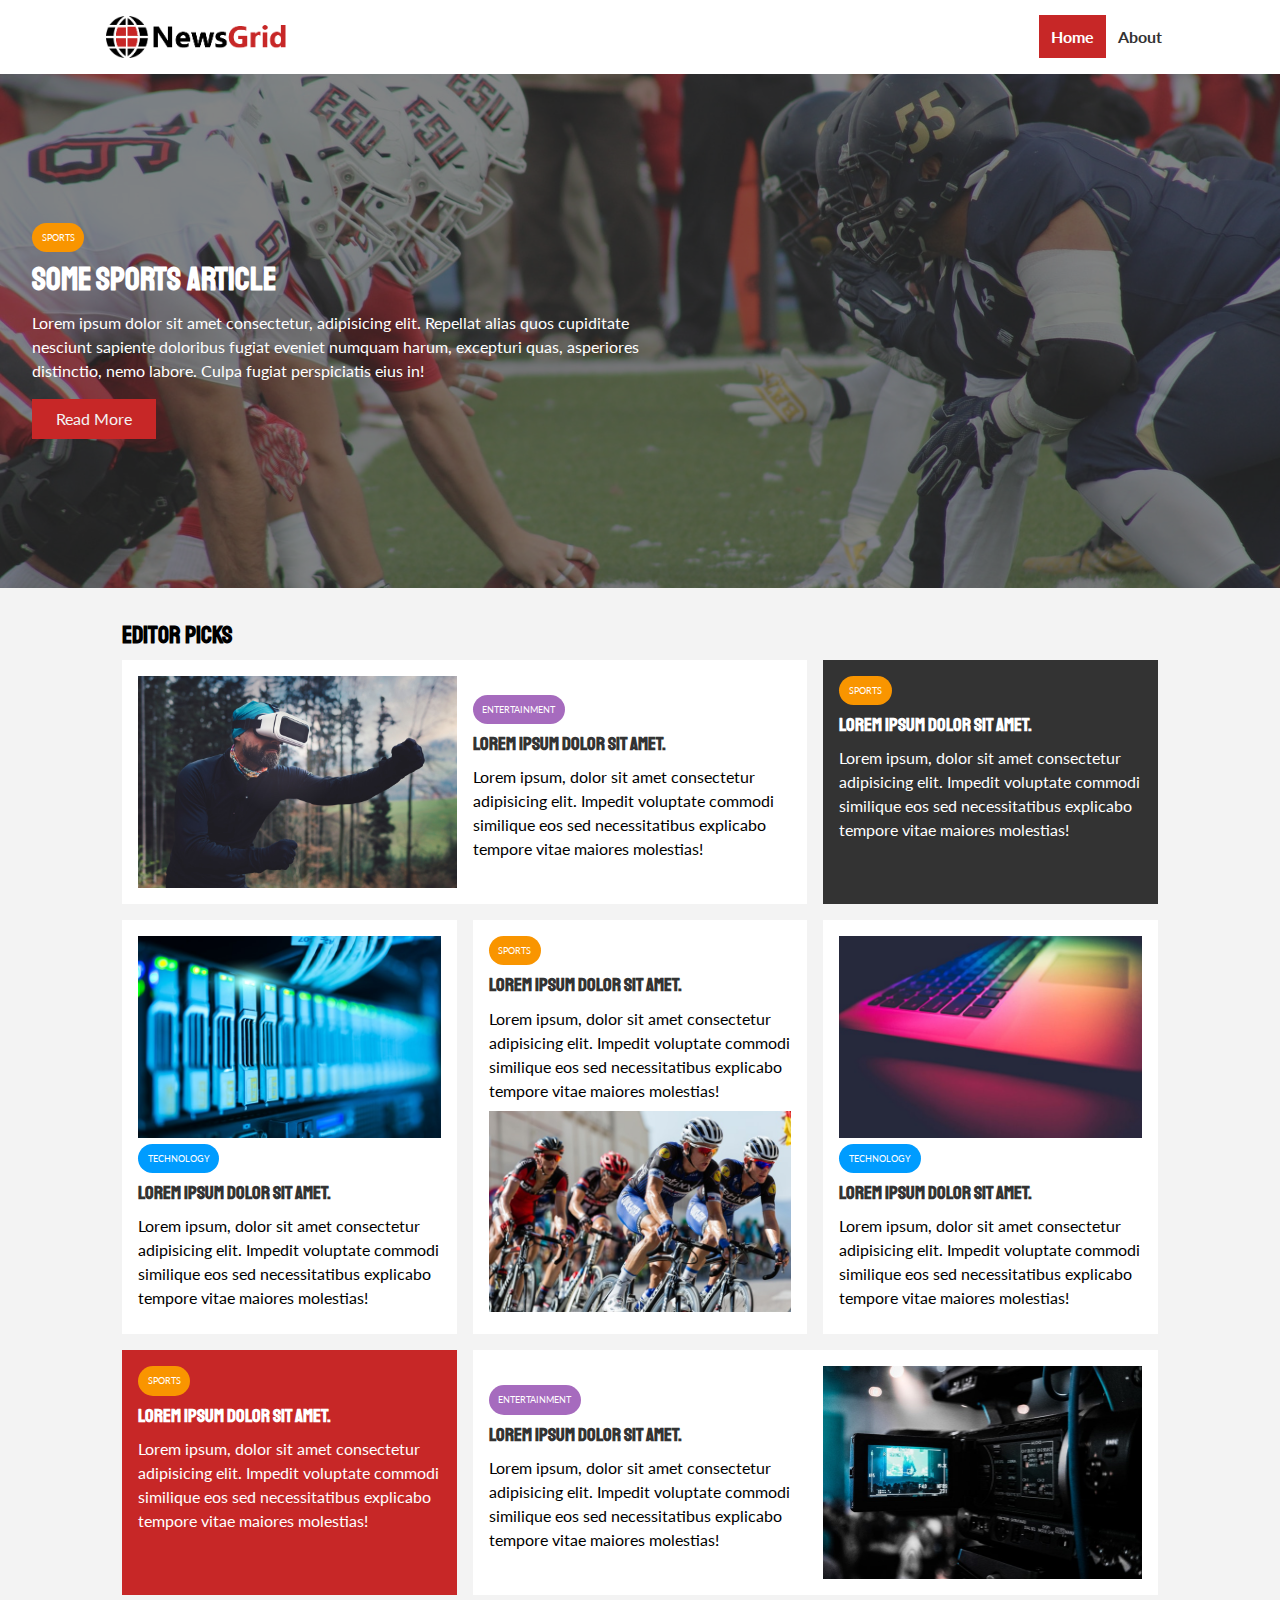
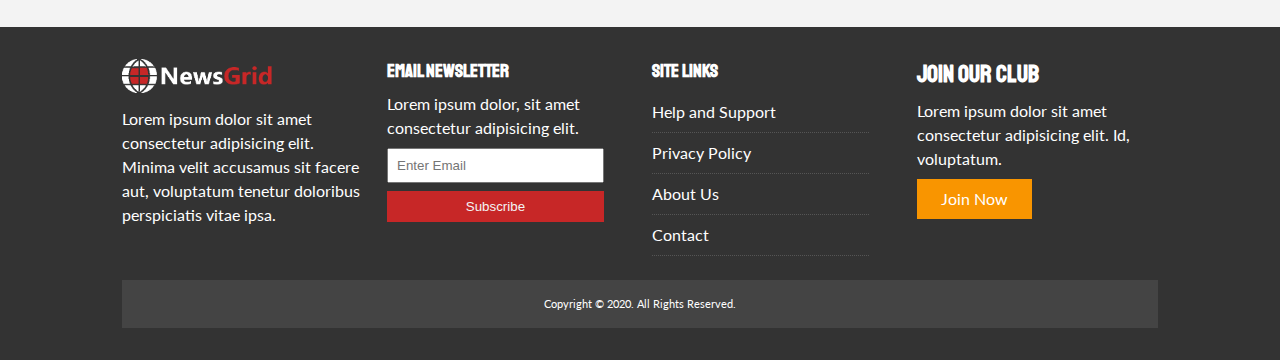
<file: index.html>
<!DOCTYPE html>
<html lang="en">
<head>
    <meta charset="UTF-8">
    <meta name="viewport" content="width=device-width, initial-scale=1.0">
    <link rel="stylesheet" href="https://cdnjs.cloudflare.com/ajax/libs/font-awesome/5.13.0/css/all.min.css" 
     integrity="sha256-h20CPZ0QyXlBuAw7A+KluUYx/3pK+c7lYEpqLTlxjYQ=" crossorigin="anonymous" />
    <link href="https://fonts.googleapis.com/css?family=Lato|Staatliches" rel="stylesheet">
    <link rel="stylesheet" href="css/style.css">
    <link rel="stylesheet" media="screen and (max-width: 768px)" href="css/mobile.css">
    <link rel="shortcut icon" type="image/x-icon" href="favicon.ico">
    <title>News Grid | Latest News</title>
</head>
<body>
    <nav id="main-nav">
        <div class="container">
            <img class="logo" src="img/logo.png" alt="News Grid">
            <div class="social">
                <a href="http://facebook.com" target="_blank"><i class="fab fa-facebook fa-2x"></i></a>
                <a href="http://twitter.com" target="_blank"><i class="fab fa-twitter fa-2x"></i></a>
                <a href="http://instagram.com" target="_blank"><i class="fab fa-instagram fa-2x"></i></a>
                <a href="http://youtube.com" target="_blank"><i class="fab fa-youtube fa-2x"></i></a>
            </div>
            <ul>
                <li><a class="current" href="index.html">Home</a></li>
                <li><a href="about.html">About</a></li>
            </ul>
        </div>
    </nav>
    <!-- Show Case -->
    <header id="showcase">
        <div class="showcase-container">
            <div class="showcase-content">
                <div class="category category-sports">
                    Sports
                </div>
                <h1>Some Sports Article</h1>
                <p>Lorem ipsum dolor sit amet consectetur, adipisicing elit. Repellat alias quos cupiditate nesciunt sapiente doloribus fugiat eveniet numquam harum, excepturi quas, asperiores distinctio, nemo labore. Culpa fugiat perspiciatis eius in!</p>
                <a href="article.html" class="btn btn-primary">Read More</a>
            </div>
        </div>
    </header>
    <!-- Home Articles -->
    <section id="home-articles" class="py-2">
        <div class="container">
            <h2>Editor Picks</h2>
            <div class="articles-container">
                <article class="card">
                    <img src="img/articles/ent1.jpg" alt="">
                    <div>
                        <div class="category category-ent">Entertainment</div>
                        <h3><a href="article.html">Lorem ipsum dolor sit amet.</a></h3>
                        <p>Lorem ipsum, dolor sit amet consectetur adipisicing elit. Impedit voluptate commodi similique eos sed necessitatibus explicabo tempore vitae maiores molestias!</p>
                    </div>
                </article>
                <article class="card bg-dark">
                   
                    <div class="category category-sports">Sports</div>
                    <h3><a href="article.html">Lorem ipsum dolor sit amet.</a></h3>
                    <p>Lorem ipsum, dolor sit amet consectetur adipisicing elit. Impedit voluptate commodi similique eos sed necessitatibus explicabo tempore vitae maiores molestias!</p>
                    
                </article>
                <article class="card">
                    <img src="img/articles/tech1.jpg" alt="">
                    <div class="category category-tech">Technology</div>
                    <h3><a href="article.html">Lorem ipsum dolor sit amet.</a></h3>
                    <p>Lorem ipsum, dolor sit amet consectetur adipisicing elit. Impedit voluptate commodi similique eos sed necessitatibus explicabo tempore vitae maiores molestias!</p>
                    
                </article>
                <article class="card">
                    
                    <div class="category category-sports">Sports</div>
                    <h3><a href="article.html">Lorem ipsum dolor sit amet.</a></h3>
                    <p>Lorem ipsum, dolor sit amet consectetur adipisicing elit. Impedit voluptate commodi similique eos sed necessitatibus explicabo tempore vitae maiores molestias!</p>
                    <img src="img/articles/sports1.jpg" alt="">
                </article>
                <article class="card">
                    <img src="img/articles/tech2.jpg" alt="">
                    <div class="category category-tech">Technology</div>
                    <h3><a href="article.html">Lorem ipsum dolor sit amet.</a></h3>
                    <p>Lorem ipsum, dolor sit amet consectetur adipisicing elit. Impedit voluptate commodi similique eos sed necessitatibus explicabo tempore vitae maiores molestias!</p>
                    
                </article>
                <article class="card bg-primary">
                   
                    <div class="category category-sports">Sports</div>
                    <h3><a href="article.html">Lorem ipsum dolor sit amet.</a></h3>
                    <p>Lorem ipsum, dolor sit amet consectetur adipisicing elit. Impedit voluptate commodi similique eos sed necessitatibus explicabo tempore vitae maiores molestias!</p>
                    
                </article>
                <article class="card">
                    
                    <div>
                        <div class="category category-ent">Entertainment</div>
                        <h3><a href="article.html">Lorem ipsum dolor sit amet.</a></h3>
                        <p>Lorem ipsum, dolor sit amet consectetur adipisicing elit. Impedit voluptate commodi similique eos sed necessitatibus explicabo tempore vitae maiores molestias!</p>
                    </div>
                    <img src="img/articles/ent2.jpg" alt="">
                </article>
            </div>
        </div>
        
    </section>

    <!-- Footer -->

    <footer id="main-footer" class="py-2">
        <div class="container footer-container">
            <div>
                <img src="img/logo_light.png" alt="News Grid">
                <p>Lorem ipsum dolor sit amet consectetur adipisicing elit. Minima velit accusamus sit facere aut, voluptatum tenetur doloribus perspiciatis vitae ipsa.</p>

            </div>
            <div>
                <h3>Email NewsLetter</h3>
                <p>Lorem ipsum dolor, sit amet consectetur adipisicing elit.</p>
                <form name="contact" method="POST" data-netlify="true">
                    <input type="email" name="email" placeholder="Enter Email">
                    <input class="btn btn-primary" type="submit" value="Subscribe">
                </form>
            </div>
            <div>
                <h3>Site Links</h3>
                <ul class="list">
                    <li><a href="#">Help and Support</a></li>
                    <li><a href="#">Privacy Policy</a></li>
                    <li><a href="#">About Us</a></li>
                    <li><a href="#">Contact</a></li>
                </ul>
            </div>
            <div>
                <h2>Join Our Club</h2>
                <p>Lorem ipsum dolor sit amet consectetur adipisicing elit. Id, voluptatum.</p>
                <a class="btn btn-secondary" href="#">Join Now</a>
            </div>
            <div>
                <p>Copyright &copy; 2020. All Rights Reserved.</p>
            </div>
        </div>
    </footer>
</body>
</html>
</file>
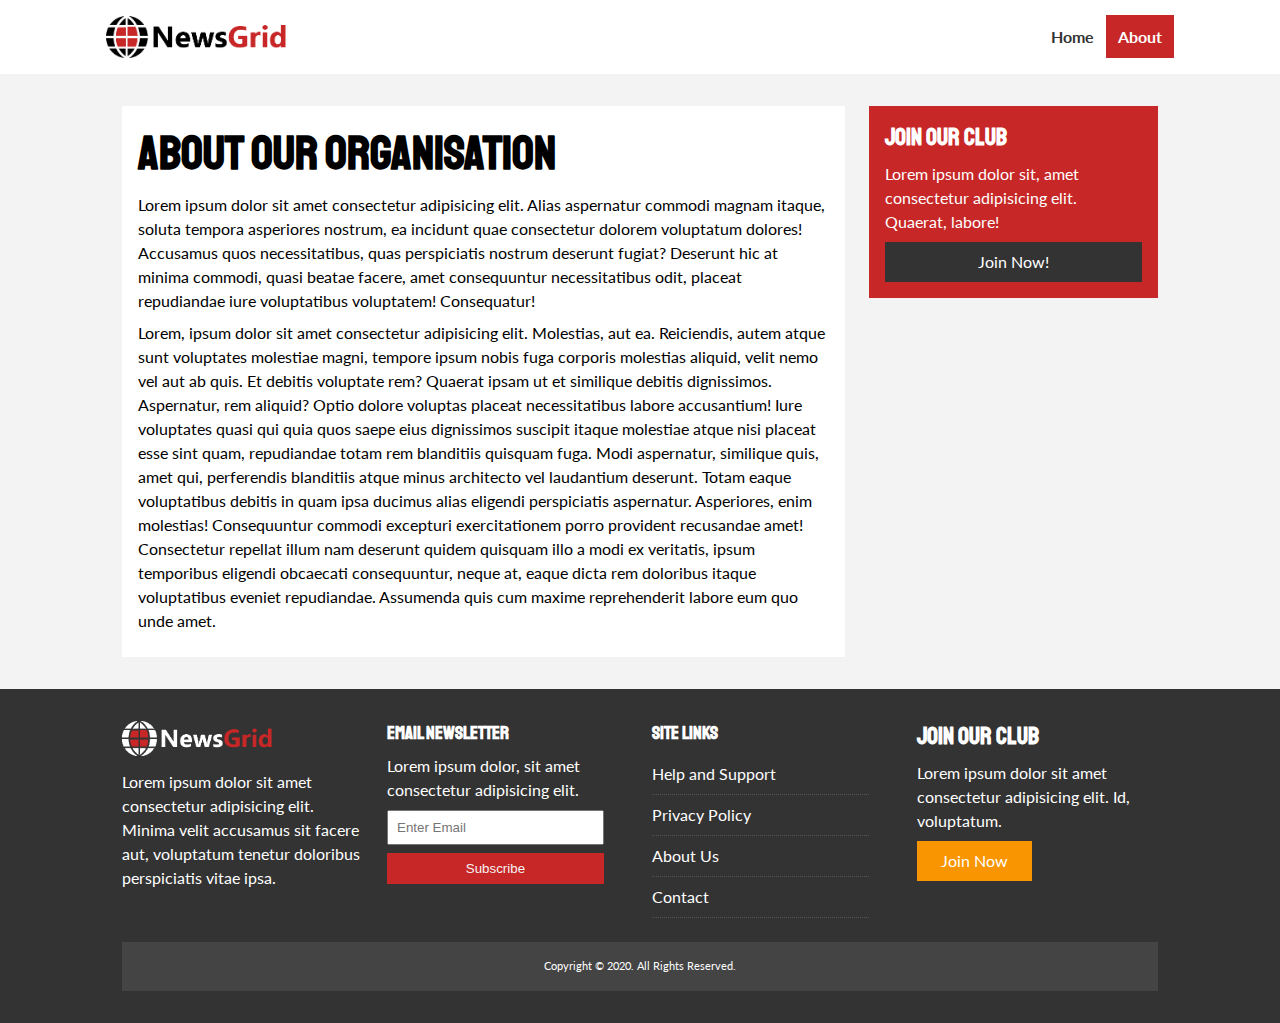
<file: about.html>
<!DOCTYPE html>
<html lang="en">
<head>
    <meta charset="UTF-8">
    <meta name="viewport" content="width=device-width, initial-scale=1.0">
    <link rel="stylesheet" href="https://cdnjs.cloudflare.com/ajax/libs/font-awesome/5.13.0/css/all.min.css" 
     integrity="sha256-h20CPZ0QyXlBuAw7A+KluUYx/3pK+c7lYEpqLTlxjYQ=" crossorigin="anonymous" />
    <link href="https://fonts.googleapis.com/css?family=Lato|Staatliches" rel="stylesheet">
    <link rel="stylesheet" href="css/style.css">
    <link rel="stylesheet" media="screen and (max-width:768px)" href="css/mobile.css">
    <link rel="shortcut icon" type="image/x-icon" href="favicon.ico">
    <title>News Grid | About</title>
</head>
<body>
    <nav id="main-nav">
        <div class="container">
            <img class="logo" src="img/logo.png" alt="News Grid">
            <div class="social">
                <a href="http://facebook.com" target="_blank"><i class="fab fa-facebook fa-2x"></i></a>
                <a href="http://twitter.com" target="_blank"><i class="fab fa-twitter fa-2x"></i></a>
                <a href="http://instagram.com" target="_blank"><i class="fab fa-instagram fa-2x"></i></a>
                <a href="http://youtube.com" target="_blank"><i class="fab fa-youtube fa-2x"></i></a>
            </div>
            <ul>
                <li><a  href="index.html">Home</a></li>
                <li><a class="current" href="about.html">About</a></li>
            </ul>
        </div>
    </nav>
    <section id="about">
        <div class="container">
            <div class="page-container">
                <article class="card">
                    <h1 class="l-heading">About Our Organisation</h1>
                    <p>Lorem ipsum dolor sit amet consectetur adipisicing elit. Alias aspernatur commodi magnam itaque, soluta tempora asperiores nostrum, ea incidunt quae consectetur dolorem voluptatum dolores! Accusamus quos necessitatibus, quas perspiciatis nostrum deserunt fugiat? Deserunt hic at minima commodi, quasi beatae facere, amet consequuntur necessitatibus odit, placeat repudiandae iure voluptatibus voluptatem! Consequatur!</p>
                    <p>Lorem, ipsum dolor sit amet consectetur adipisicing elit. Molestias, aut ea. Reiciendis, autem atque sunt voluptates molestiae magni, tempore ipsum nobis fuga corporis molestias aliquid, velit nemo vel aut ab quis. Et debitis voluptate rem? Quaerat ipsam ut et similique debitis dignissimos. Aspernatur, rem aliquid? Optio dolore voluptas placeat necessitatibus labore accusantium! Iure voluptates quasi qui quia quos saepe eius dignissimos suscipit itaque molestiae atque nisi placeat esse sint quam, repudiandae totam rem blanditiis quisquam fuga. Modi aspernatur, similique quis, amet qui, perferendis blanditiis atque minus architecto vel laudantium deserunt. Totam eaque voluptatibus debitis in quam ipsa ducimus alias eligendi perspiciatis aspernatur. Asperiores, enim molestias! Consequuntur commodi excepturi exercitationem porro provident recusandae amet! Consectetur repellat illum nam deserunt quidem quisquam illo a modi ex veritatis, ipsum temporibus eligendi obcaecati consequuntur, neque at, eaque dicta rem doloribus itaque voluptatibus eveniet repudiandae. Assumenda quis cum maxime reprehenderit labore eum quo unde amet.</p>
                </article>
                <aside class="card bg-primary">
                    <h2>Join Our Club</h2>
                    <p>Lorem ipsum dolor sit, amet consectetur adipisicing elit. Quaerat, labore!</p>
                    <a class="btn btn-dark btn-block" href="#">Join Now!</a>
                </aside>
            </div>
        </div>
    </section>
    <!-- Footer -->

    <footer id="main-footer" class="py-2">
        <div class="container footer-container">
            <div>
                <img src="img/logo_light.png" alt="News Grid">
                <p>Lorem ipsum dolor sit amet consectetur adipisicing elit. Minima velit accusamus sit facere aut, voluptatum tenetur doloribus perspiciatis vitae ipsa.</p>

            </div>
            <div>
                <h3>Email NewsLetter</h3>
                <p>Lorem ipsum dolor, sit amet consectetur adipisicing elit.</p>
                <form name="contact" method="POST" data-netlify="true">
                    <input type="email" name="email" placeholder="Enter Email">
                    <input class="btn btn-primary" type="submit" value="Subscribe">
                </form>
            </div>
            <div>
                <h3>Site Links</h3>
                <ul class="list">
                    <li><a href="#">Help and Support</a></li>
                    <li><a href="#">Privacy Policy</a></li>
                    <li><a href="#">About Us</a></li>
                    <li><a href="#">Contact</a></li>
                </ul>
            </div>
            <div>
                <h2>Join Our Club</h2>
                <p>Lorem ipsum dolor sit amet consectetur adipisicing elit. Id, voluptatum.</p>
                <a class="btn btn-secondary" href="#">Join Now</a>
            </div>
            <div>
                <p>Copyright &copy; 2020. All Rights Reserved.</p>
            </div>
        </div>
    </footer>
</body>
</html>
</file>
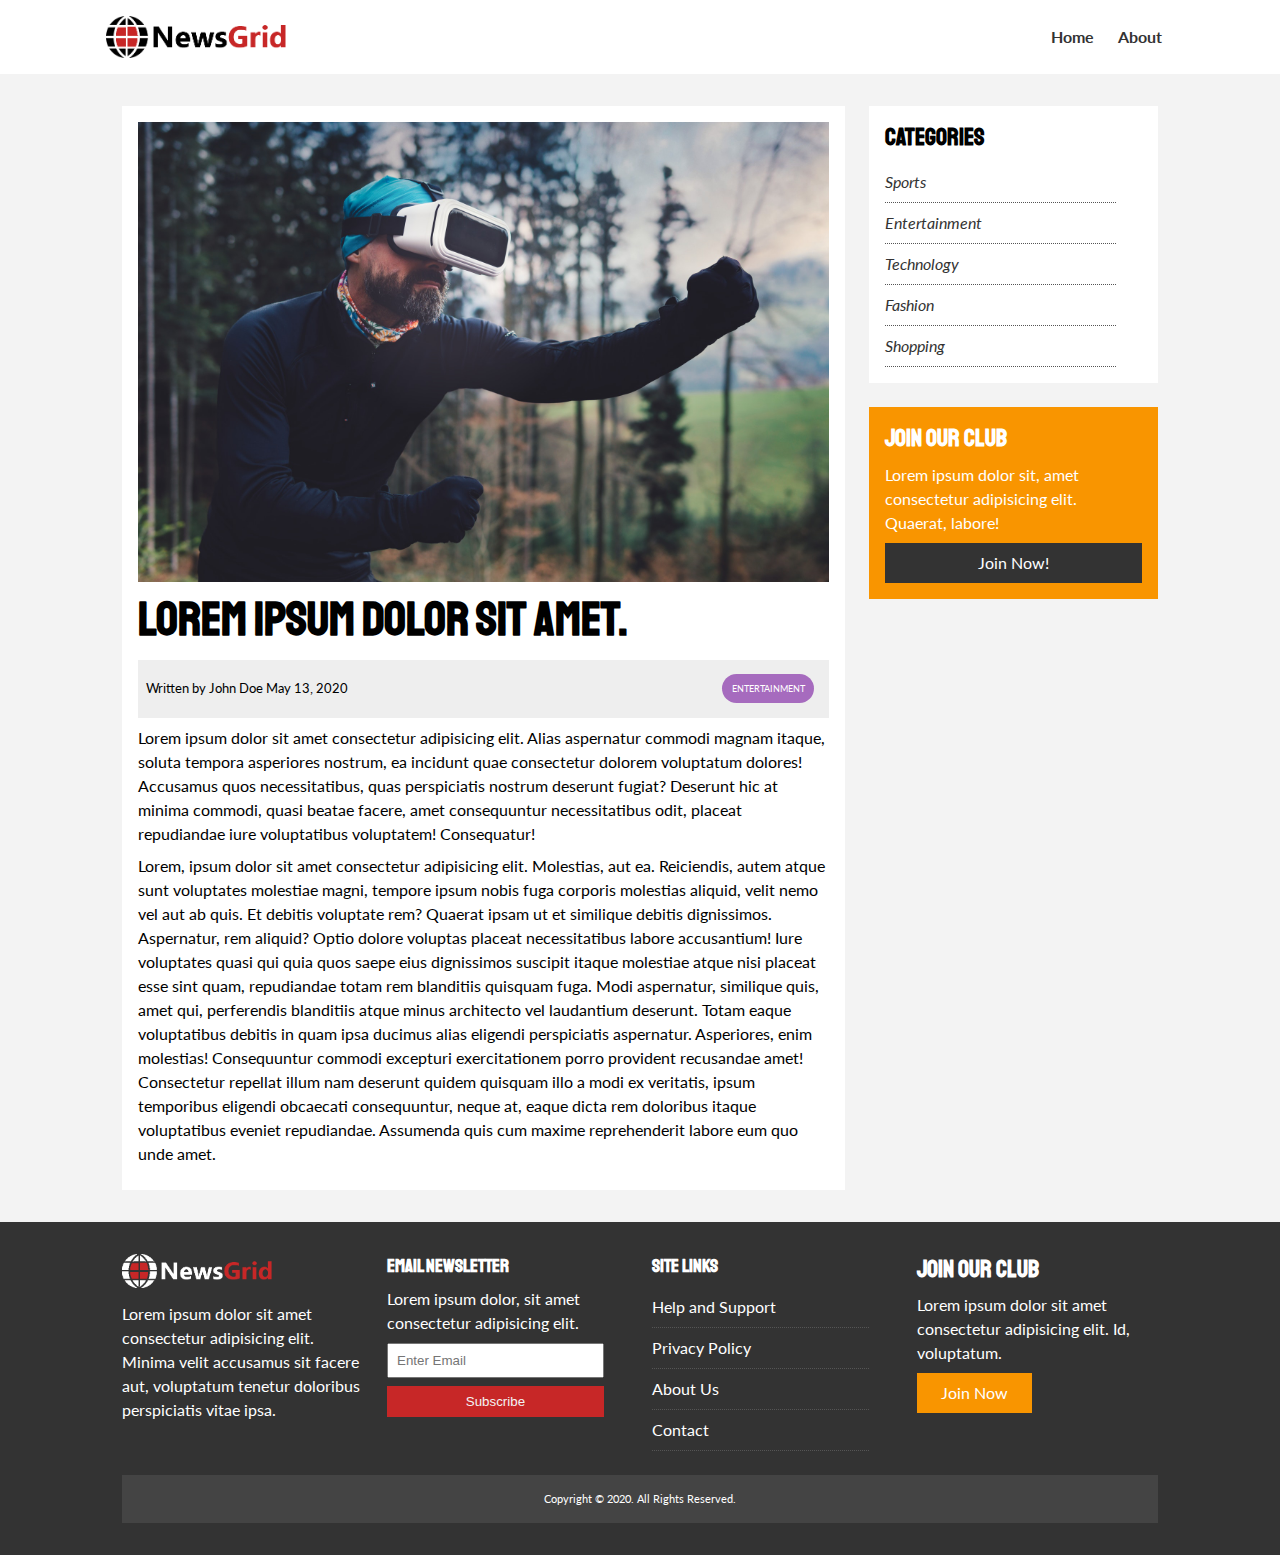
<file: article.html>
<!DOCTYPE html>
<html lang="en">
<head>
    <meta charset="UTF-8">
    <meta name="viewport" content="width=device-width, initial-scale=1.0">
    <link rel="stylesheet" href="https://cdnjs.cloudflare.com/ajax/libs/font-awesome/5.13.0/css/all.min.css" 
     integrity="sha256-h20CPZ0QyXlBuAw7A+KluUYx/3pK+c7lYEpqLTlxjYQ=" crossorigin="anonymous" />
    <link href="https://fonts.googleapis.com/css?family=Lato|Staatliches" rel="stylesheet">
    <link rel="stylesheet" href="css/style.css">
    <link rel="stylesheet" media="screen and (max-width:768px)" href="css/mobile.css">
    <link rel="shortcut icon" type="image/x-icon" href="favicon.ico">
    <title>News Grid | Latest News</title>
</head>
<body>
    <nav id="main-nav">
        <div class="container">
            <img class="logo" src="img/logo.png" alt="News Grid">
            <div class="social">
                <a href="http://facebook.com" target="_blank"><i class="fab fa-facebook fa-2x"></i></a>
                <a href="http://twitter.com" target="_blank"><i class="fab fa-twitter fa-2x"></i></a>
                <a href="http://instagram.com" target="_blank"><i class="fab fa-instagram fa-2x"></i></a>
                <a href="http://youtube.com" target="_blank"><i class="fab fa-youtube fa-2x"></i></a>
            </div>
            <ul>
                <li><a  href="index.html">Home</a></li>
                <li><a  href="about.html">About</a></li>
            </ul>
        </div>
    </nav>
    <section id="article">
        <div class="container">
            <div class="page-container">
                <article class="card">
                    <img src="img/articles/ent1.jpg" alt="">
                    <h1 class="l-heading">Lorem ipsum dolor sit amet.</h1>
                    <div class="meta">
                        <small>
                            <i class="fas fa-user"></i> Written by John Doe May 13, 2020
                        </small>
                        <div class="category category-ent">
                            Entertainment
                        </div>
                    </div>
                    <p>Lorem ipsum dolor sit amet consectetur adipisicing elit. Alias aspernatur commodi magnam itaque, soluta tempora asperiores nostrum, ea incidunt quae consectetur dolorem voluptatum dolores! Accusamus quos necessitatibus, quas perspiciatis nostrum deserunt fugiat? Deserunt hic at minima commodi, quasi beatae facere, amet consequuntur necessitatibus odit, placeat repudiandae iure voluptatibus voluptatem! Consequatur!</p>
                    <p>Lorem, ipsum dolor sit amet consectetur adipisicing elit. Molestias, aut ea. Reiciendis, autem atque sunt voluptates molestiae magni, tempore ipsum nobis fuga corporis molestias aliquid, velit nemo vel aut ab quis. Et debitis voluptate rem? Quaerat ipsam ut et similique debitis dignissimos. Aspernatur, rem aliquid? Optio dolore voluptas placeat necessitatibus labore accusantium! Iure voluptates quasi qui quia quos saepe eius dignissimos suscipit itaque molestiae atque nisi placeat esse sint quam, repudiandae totam rem blanditiis quisquam fuga. Modi aspernatur, similique quis, amet qui, perferendis blanditiis atque minus architecto vel laudantium deserunt. Totam eaque voluptatibus debitis in quam ipsa ducimus alias eligendi perspiciatis aspernatur. Asperiores, enim molestias! Consequuntur commodi excepturi exercitationem porro provident recusandae amet! Consectetur repellat illum nam deserunt quidem quisquam illo a modi ex veritatis, ipsum temporibus eligendi obcaecati consequuntur, neque at, eaque dicta rem doloribus itaque voluptatibus eveniet repudiandae. Assumenda quis cum maxime reprehenderit labore eum quo unde amet.</p>
                </article>
                <aside id="categories" class="card">
                    <h2>Categories</h2>
                    <ul class="list">
                        <li><a href="#"><i class="fas fa-chevron-right"> Sports</i></a></li>
                        <li><a href="#"><i class="fas fa-chevron-right"> Entertainment</i></a></li>
                        <li><a href="#"><i class="fas fa-chevron-right"> Technology</i></a></li>
                        <li><a href="#"><i class="fas fa-chevron-right"> Fashion</i></a></li>
                        <li><a href="#"><i class="fas fa-chevron-right"> Shopping</i></a></li>
                    </ul>
                </aside>
                <aside class="card bg-secondary">
                    <h2>Join Our Club</h2>
                    <p>Lorem ipsum dolor sit, amet consectetur adipisicing elit. Quaerat, labore!</p>
                    <a class="btn btn-dark btn-block" href="#">Join Now!</a>
                </aside>
            </div>
        </div>
    </section>
    <!-- Footer -->

    <footer id="main-footer" class="py-2">
        <div class="container footer-container">
            <div>
                <img src="img/logo_light.png" alt="News Grid">
                <p>Lorem ipsum dolor sit amet consectetur adipisicing elit. Minima velit accusamus sit facere aut, voluptatum tenetur doloribus perspiciatis vitae ipsa.</p>

            </div>
            <div>
                <h3>Email NewsLetter</h3>
                <p>Lorem ipsum dolor, sit amet consectetur adipisicing elit.</p>
                <form name="contact" method="POST" data-netlify="true">
                    <input type="email" name="email" placeholder="Enter Email">
                    <input class="btn btn-primary" type="submit" value="Subscribe">
                </form>
            </div>
            <div>
                <h3>Site Links</h3>
                <ul class="list">
                    <li><a href="#">Help and Support</a></li>
                    <li><a href="#">Privacy Policy</a></li>
                    <li><a href="#">About Us</a></li>
                    <li><a href="#">Contact</a></li>
                </ul>
            </div>
            <div>
                <h2>Join Our Club</h2>
                <p>Lorem ipsum dolor sit amet consectetur adipisicing elit. Id, voluptatum.</p>
                <a class="btn btn-secondary" href="#">Join Now</a>
            </div>
            <div>
                <p>Copyright &copy; 2020. All Rights Reserved.</p>
            </div>
        </div>
    </footer>
</body>
</html>
</file>
<file: css/style.css>
:root{
    --primary-color:#c72727;
    --secondary-color:#f99500;
    --light-color:#f3f3f3;
    --dark-color:#333;
    --max-width:1100px;
}

.category{
    --sports-color:#f99500;
    --ent-color:#a66bbe;
    --tech-color:#009cff;
}

*{
    margin: 0;
    padding: 0;
    box-sizing: border-box;
}

body{
    font-family: 'Lato', sans-serif;
    line-height: 1.5;
    background-color: var(--light-color);
}

a{
    color: var(--dark-color);
    text-decoration: none;
}

ul{
    list-style: none;
}

img{
    width: 100%;
}

p{
    margin: 0.5rem 0;
}
h1,
h2,
h3,
h4,
h5,
h6{
    font-family: 'Staatliches',cursive;
    margin-bottom: 0.55rem;
    line-height: 1.3;
}

/* Utility Classes */

.container{
    max-width: var(--max-width);
    margin: auto;
    padding:0 2rem ;
    overflow: hidden;
}

.category{
    display: inline-block;
    color: #fff;
    font-size: 0.55rem;
    text-transform: uppercase;
    padding: 0.5rem 0.6rem;
    border-radius: 15px;
    margin-bottom: 0.5rem;
}

.category-sports{
    background-color: var(--sports-color);
}

.category-ent{
    background-color: var(--ent-color);
}

.category-tech{
    background-color: var(--tech-color);
}

.btn{
    display: inline-block;
    border: none;
    background-color: var(--dark-color);
    color: var(--light-color);
    padding: 0.5rem 1.5rem;
}

.btn-light{
    background-color: var(--light-color);
    
}
.btn-primary{
    background-color: var(--primary-color);

}
.btn-secondary{
    background-color: var(--secondary-color);

}
.btn-block{
    display: block;
    width: 100%;
    text-align: center;
}

.btn:hover{
    opacity: 0.9;
}

.card{
    background-color: #fff;
    padding: 1rem;
}

.bg-dark{
    background-color: var(--dark-color);
    color: #fff;
}
.bg-primary{
    background-color: var(--primary-color);
    color: #fff;
}
.bg-secondary{
    background-color: var(--secondary-color);
    color: #fff;
}

.bg-dark h1,
.bg-dark h2,
.bg-dark h3,
.bg-dark a
{
    color: #fff;
}
.bg-primary h1,
.bg-primary h2,
.bg-primary h3,
.bg-primary a
{
    color: #fff;
}
.bg-secondary h1,
.bg-secondary h2,
.bg-secondary h3,
.bg-secondary a{
    color: #fff;
}

.py-1{
    padding: 1.5rem 0;
}
.py-2{
    padding: 2rem 0;
}
.py-3{
    padding: 3rem ;
}
.p-1{
    padding: 1.5rem ;
}
.p-2{
    padding: 2rem ;
}
.p-3{
    padding: 3rem ;
}

.list li{
    padding: 0.5rem 0;
    border-bottom: #555 dotted 1px;
    width: 90%;
}

.list li a:hover{
    color: var(--primary-color) !important;
}
.l-heading{
 font-size: 3rem;   
}
/* Inner Page grid container */
.page-container{
    display: grid;
    grid-template-columns: 5fr 2fr;
    margin: 2rem 0;
    grid-gap: 1.5rem;
}

.page-container >*:first-child{
    grid-row: 1/span 3;
}


/* Nav bar */

#main-nav{
    background-color: #fff;
    position: sticky;
    top: 0;
    z-index: 2;
}

#main-nav .container{
    display: grid;
    grid-template-columns: 6fr 3fr 2fr;
    padding: 1rem;
    align-items: center;
}


#main-nav .logo{
    width: 180px;
}

#main-nav ul{
    justify-self: end;
    display: flex;
}

#main-nav ul li a{
    padding: 0.75rem;
    font-weight: bold;
}

#main-nav ul li a.current{
    background-color: var(--primary-color);
    color: #fff;
}

#main-nav ul li a:hover{
    background-color: var(--light-color);
    color: var(--dark-color);
}

#main-nav .social{
    justify-self: center;
}

#main-nav .social i{
    color: #777;
    margin-right: 0.5rem;
}



/* Show Case */

#showcase{
    color: #fff;
    background-color: #333;
    padding: 2rem;
    position: relative;
}

#showcase::before{
    content: '';
    background: url(..//img/featured.jpg) no-repeat center center/cover;
    position: absolute;
    top: 0;
    left: 0;
    width: 100%;
    height: 100%;
    opacity: 0.4;
}

#showcase .showcase-container{
    display: grid;
    grid-template-columns: repeat(2,1fr);
    justify-content: center;
    align-items: center;
    height: 50vh;
}

#showcase .showcase-content{
    z-index: 1;
}

#showcase .showcase-content p{
    margin-bottom: 1rem;
}

/* Home Articles */

#home-articles .articles-container{
    display: grid;
    grid-template-columns: repeat(3,1fr);
    grid-gap: 1rem;
}

#home-articles .articles-container > *:first-child,
#home-articles .articles-container > *:last-child{
    display: grid;
    grid-template-columns: repeat(2,1fr);
    grid-gap: 1rem;
    align-items: center;
    grid-column: 1 /span 2;
}

#home-articles .articles-container > *:last-child{
    grid-column: 2/span 2;
}
/* Articles */

#article .meta{
    display: flex;
    justify-content: space-between;
    align-items: center;
    background-color: #eee;
    padding: 0.5rem;
}
#article .meta .category{
    margin: 0.4rem;
}
/* Footer */

#main-footer{
    background-color: var(--dark-color);
    color: #fff;
}

#main-footer img{
    width: 150px;
}

#main-footer a{
    color: #fff;
}

#main-footer .footer-container{
    display: grid;
    grid-template-columns: repeat(4,1fr);
    grid-gap: 1.5rem;
}

#main-footer .footer-container>*:last-child{
    background-color: #444;
    grid-column: 1/ span 4;
    padding: 0.5rem;
    text-align: center;
    font-size: 0.7rem;
}

#main-footer .footer-container input[type='email']{
    width: 90%;
    padding: 0.5rem;
    margin-bottom: 0.5rem;
}

#main-footer .footer-container input[type='submit']{
    width: 90%;
}
</file>
<file: css/mobile.css>
/* Navigation */

#main-nav .social{
    display: none;
}

#main-nav .container{
    grid-template-columns: 1fr;
    grid-gap: 1.2rem;
}

#main-nav ul,
#main-nav .logo{
    justify-self: center;
}

#main-nav ul li a{
    padding: 0.5rem;
}

/* Home Articles */

#home-articles .articles-container{
    grid-template-columns: repeat(2,1fr);
}

#home-articles .articles-container > *:first-child,
#home-articles .articles-container > *:last-child{
    grid-template-columns: 1fr;
    grid-column: 1;
}

@media(max-width: 600px){
    /* Stack Grid Items */
    #showcase .showcase-container,
    #home-articles .articles-container,
    #main-footer .footer-container{
        grid-template-columns: 1fr;
    }

    /* Main Footer */

    #main-footer .footer-container > *:last-child{
        grid-column: 1;
    }

   
    #main-footer .footer-container > *:first-child,
    #main-footer .footer-container > *:nth-child(2){
        border-bottom: #444 dotted 1px;
        padding-bottom:1rem ;
    }

    .page-container{
        grid-template-columns: 1fr;
        text-align: center;
    }
    .page-container >*:first-child{
        grid-row: 1;
    }
    .l-heading{
        font-size: 2rem;
    }
}
</file>
